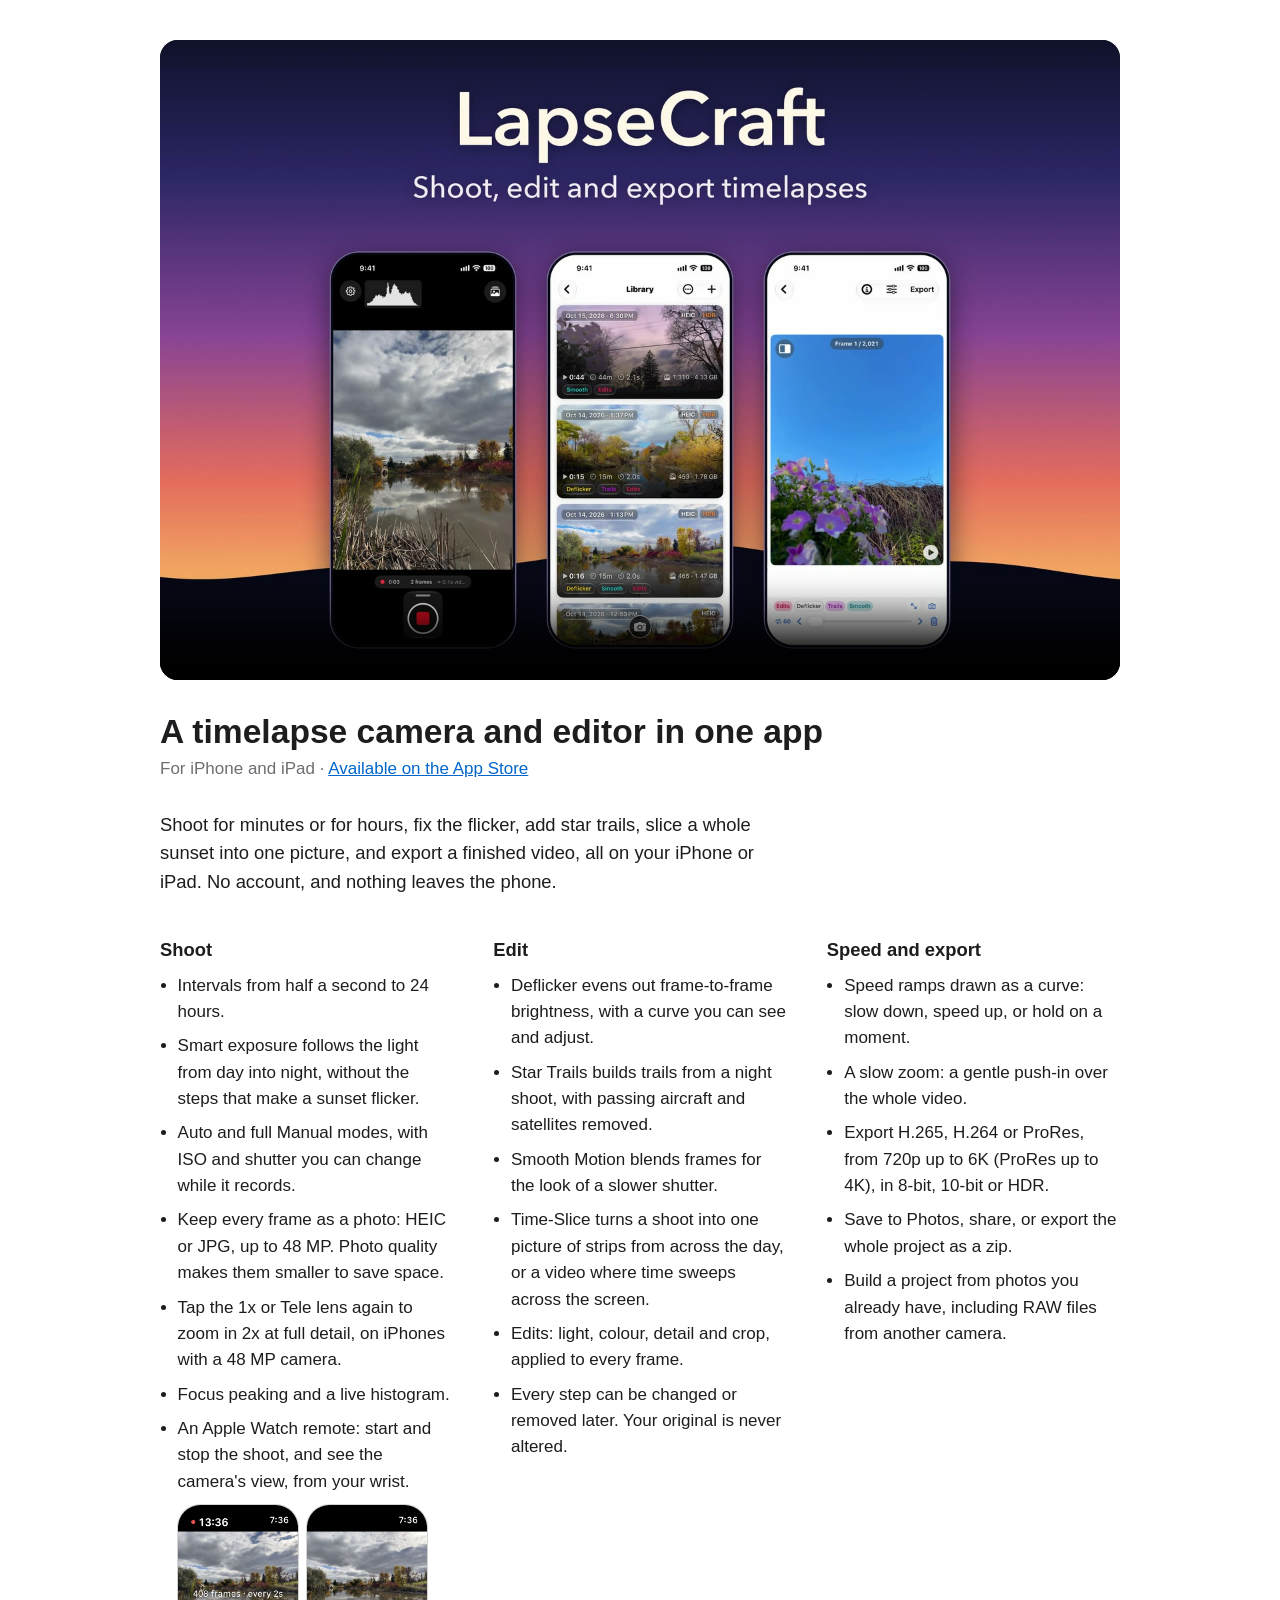
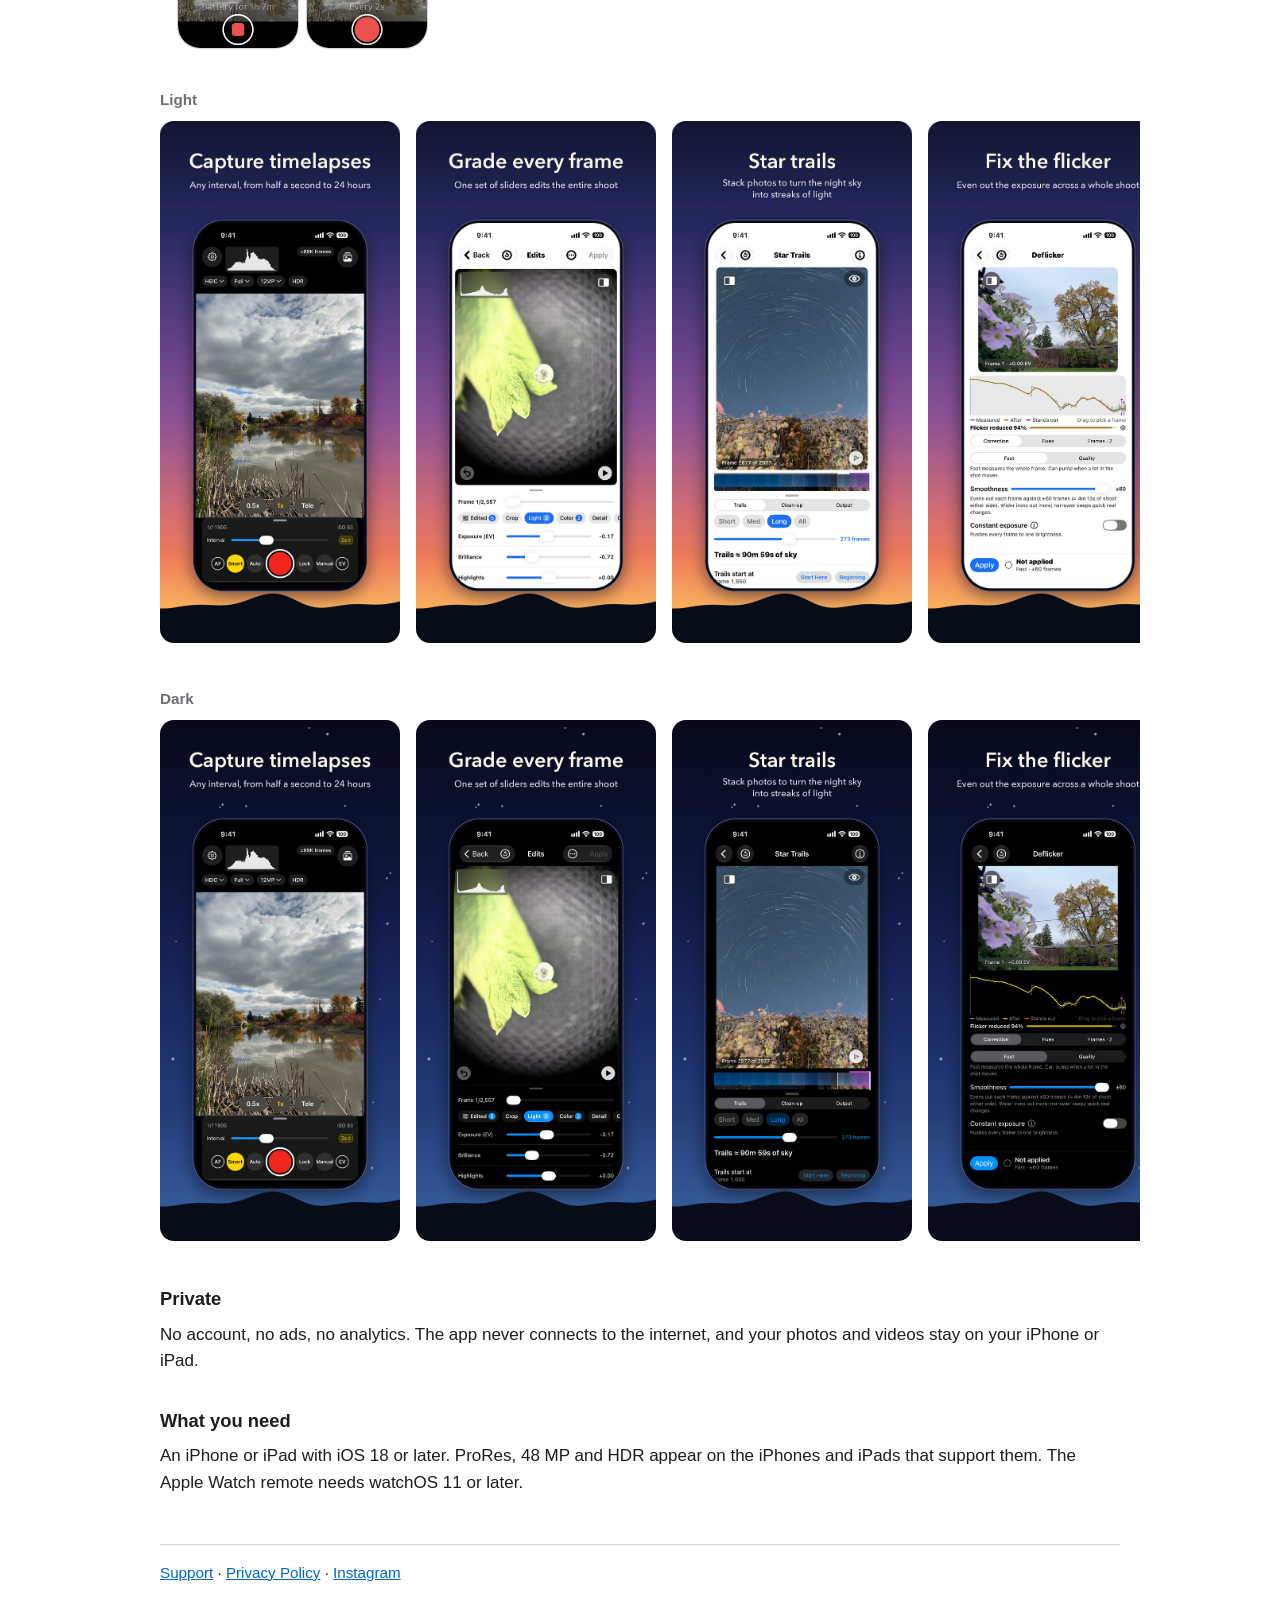
<file: index.html>
<!doctype html>
<html lang="en">
<head>
<meta charset="utf-8">
<meta name="viewport" content="width=device-width, initial-scale=1">
<title>LapseCraft</title>
<meta name="description" content="LapseCraft is a timelapse camera and editor for iPhone and iPad, with an Apple Watch remote: day-to-night exposure, deflicker, star trails, Time-Slice, speed ramps and export up to 6K.">
<link rel="icon" href="img/icon.png">
<link rel="apple-touch-icon" href="img/icon.png">
<link rel="stylesheet" href="style.css?v=2026-10-20f">
</head>
<body class="home">
<div class="search">
  <video autoplay muted loop playsinline controls width="1440" height="960" poster="img/search-poster-light.jpg?v=2026-11-06"
         aria-label="LapseCraft: shoot, edit and export timelapses. Three iPhones in turn: the camera shooting a pond, the Library scrolling through shoots, and a timelapse playing from day into a starry night with star trails.">
    <source src="video/search-light.mp4?v=2026-11-06" type="video/mp4">
  </video>
</div>
<script>
  // With Reduce Motion on, the video waits for its play button.
  if (matchMedia("(prefers-reduced-motion: reduce)").matches) {
    for (const video of document.querySelectorAll(".search video")) {
      video.removeAttribute("autoplay");
      video.pause();
    }
  }
</script>


<h1>A timelapse camera and editor in one app</h1>
<p class="sub">For iPhone and iPad · <a href="https://apps.apple.com/app/id6819387463">Available on the App Store</a></p>

<p class="lead">Shoot for minutes or for hours, fix the flicker, add star trails, slice a whole sunset into one picture, and export a finished video, all on your iPhone or iPad. No account, and nothing leaves the phone.</p>

<div class="features">
  <section>
    <h2>Shoot</h2>
    <ul>
      <li>Intervals from half a second to 24 hours.</li>
      <li>Smart exposure follows the light from day into night, without the steps that make a sunset flicker.</li>
      <li>Auto and full Manual modes, with ISO and shutter you can change while it records.</li>
      <li>Keep every frame as a photo: HEIC or JPG, up to 48 MP. Photo quality makes them smaller to save space.</li>
      <li>Tap the 1x or Tele lens again to zoom in 2x at full detail, on iPhones with a 48 MP camera.</li>
      <li>Focus peaking and a live histogram.</li>
      <li>An Apple Watch remote: start and stop the shoot, and see the camera's view, from your wrist.
        <div class="watch">
          <img src="img/watch-shooting.jpg" width="416" height="496" loading="lazy" alt="LapseCraft on Apple Watch while shooting: the running time, 408 frames every 2 seconds, the battery's remaining time, and the stop button over the camera's view of a pond.">
          <img src="img/watch-ready.jpg" width="416" height="496" loading="lazy" alt="LapseCraft on Apple Watch, ready to shoot every 2 seconds, with the camera's view of a pond and the record button.">
        </div>
      </li>
    </ul>
  </section>
  <section>
    <h2>Edit</h2>
    <ul>
      <li>Deflicker evens out frame-to-frame brightness, with a curve you can see and adjust.</li>
      <li>Star Trails builds trails from a night shoot, with passing aircraft and satellites removed.</li>
      <li>Smooth Motion blends frames for the look of a slower shutter.</li>
      <li>Time-Slice turns a shoot into one picture of strips from across the day, or a video where time sweeps across the screen.</li>
      <li>Edits: light, colour, detail and crop, applied to every frame.</li>
      <li>Every step can be changed or removed later. Your original is never altered.</li>
    </ul>
  </section>
  <section>
    <h2>Speed and export</h2>
    <ul>
      <li>Speed ramps drawn as a curve: slow down, speed up, or hold on a moment.</li>
      <li>A slow zoom: a gentle push-in over the whole video.</li>
      <li>Export H.265, H.264 or ProRes, from 720p up to 6K (ProRes up to 4K), in 8-bit, 10-bit or HDR.</li>
      <li>Save to Photos, share, or export the whole project as a zip.</li>
      <li>Build a project from photos you already have, including RAW files from another camera.</li>
    </ul>
  </section>
</div>

<p class="look">Light</p>
<div class="shots">
  <img src="img/light-1-capture.jpg?v=2026-11-06a" width="603" height="1311" alt="The capture screen. Capture timelapses: any interval, from half a second to 24 hours.">
  <img src="img/light-2-batch-edit.jpg?v=2026-11-06a" width="603" height="1311" loading="lazy" alt="Edits. Grade every frame: one set of sliders edits the entire shoot. Shown in light.">
  <img src="img/light-3-star-trails.jpg?v=2026-11-06a" width="603" height="1311" loading="lazy" alt="Star Trails. Stack photos to turn the night sky into streaks of light. Shown in light.">
  <img src="img/light-4-deflicker.jpg?v=2026-11-06a" width="603" height="1311" loading="lazy" alt="Deflicker. Fix the flicker: even out the exposure across a whole shoot. Shown in light.">
  <img src="img/light-5-speed-ramp.jpg?v=2026-11-06a" width="603" height="1311" loading="lazy" alt="Speed Ramp. Change the playback speed with presets or custom values. Shown in light.">
  <img src="img/light-6-library.jpg?v=2026-11-06a" width="603" height="1311" loading="lazy" alt="The Library. All your shoots, organized in one place. Shown in light.">
  <img src="img/light-7-export.jpg?v=2026-11-06a" width="603" height="1311" loading="lazy" alt="Export in 4K HDR: H.264, H.265 or ProRes, up to 10-bit colour. Shown in light.">
  <img src="img/light-8-smooth-motion.jpg?v=2026-11-06a" width="603" height="1311" loading="lazy" alt="Smooth Motion. Blend frames so clouds and water turn silky. Shown in light.">
  <img src="img/light-9-time-slice.jpg?v=2026-11-18" width="603" height="1311" loading="lazy" alt="Time-Slice. A whole sunset in one picture, strip by strip. Shown in light.">
</div>

<p class="look">Dark</p>
<div class="shots">
  <img src="img/1-capture.jpg?v=2026-11-06a" width="603" height="1311" loading="lazy" alt="The capture screen. Capture timelapses: any interval, from half a second to 24 hours. The camera is dark in both.">
  <img src="img/2-batch-edit.jpg?v=2026-11-06a" width="603" height="1311" loading="lazy" alt="Edits. Grade every frame: one set of sliders edits the entire shoot. Shown in dark.">
  <img src="img/3-star-trails.jpg?v=2026-11-06a" width="603" height="1311" loading="lazy" alt="Star Trails. Stack photos to turn the night sky into streaks of light. Shown in dark.">
  <img src="img/4-deflicker.jpg?v=2026-11-06a" width="603" height="1311" loading="lazy" alt="Deflicker. Fix the flicker: even out the exposure across a whole shoot. Shown in dark.">
  <img src="img/5-speed-ramp.jpg?v=2026-11-06a" width="603" height="1311" loading="lazy" alt="Speed Ramp. Change the playback speed with presets or custom values. Shown in dark.">
  <img src="img/6-library.jpg?v=2026-11-06a" width="603" height="1311" loading="lazy" alt="The Library. All your shoots, organized in one place. Shown in dark.">
  <img src="img/7-export.jpg?v=2026-11-06a" width="603" height="1311" loading="lazy" alt="Export in 4K HDR: H.264, H.265 or ProRes, up to 10-bit colour. Shown in dark.">
  <img src="img/8-smooth-motion.jpg?v=2026-11-06a" width="603" height="1311" loading="lazy" alt="Smooth Motion. Blend frames so clouds and water turn silky. Shown in dark.">
  <img src="img/9-time-slice.jpg?v=2026-11-18" width="603" height="1311" loading="lazy" alt="Time-Slice. A whole sunset in one picture, strip by strip. Shown in dark.">
</div>


<h2>Private</h2>
<p>No account, no ads, no analytics. The app never connects to the internet, and your photos and videos stay on your iPhone or iPad.</p>

<h2>What you need</h2>
<p>An iPhone or iPad with iOS 18 or later. ProRes, 48 MP and HDR appear on the iPhones and iPads that support them. The Apple Watch remote needs watchOS 11 or later.</p>

<nav><a href="support.html">Support</a> · <a href="privacy.html">Privacy Policy</a> · <a href="https://www.instagram.com/lapsecraftapp">Instagram</a></nav>
</body>
</html>
</file>
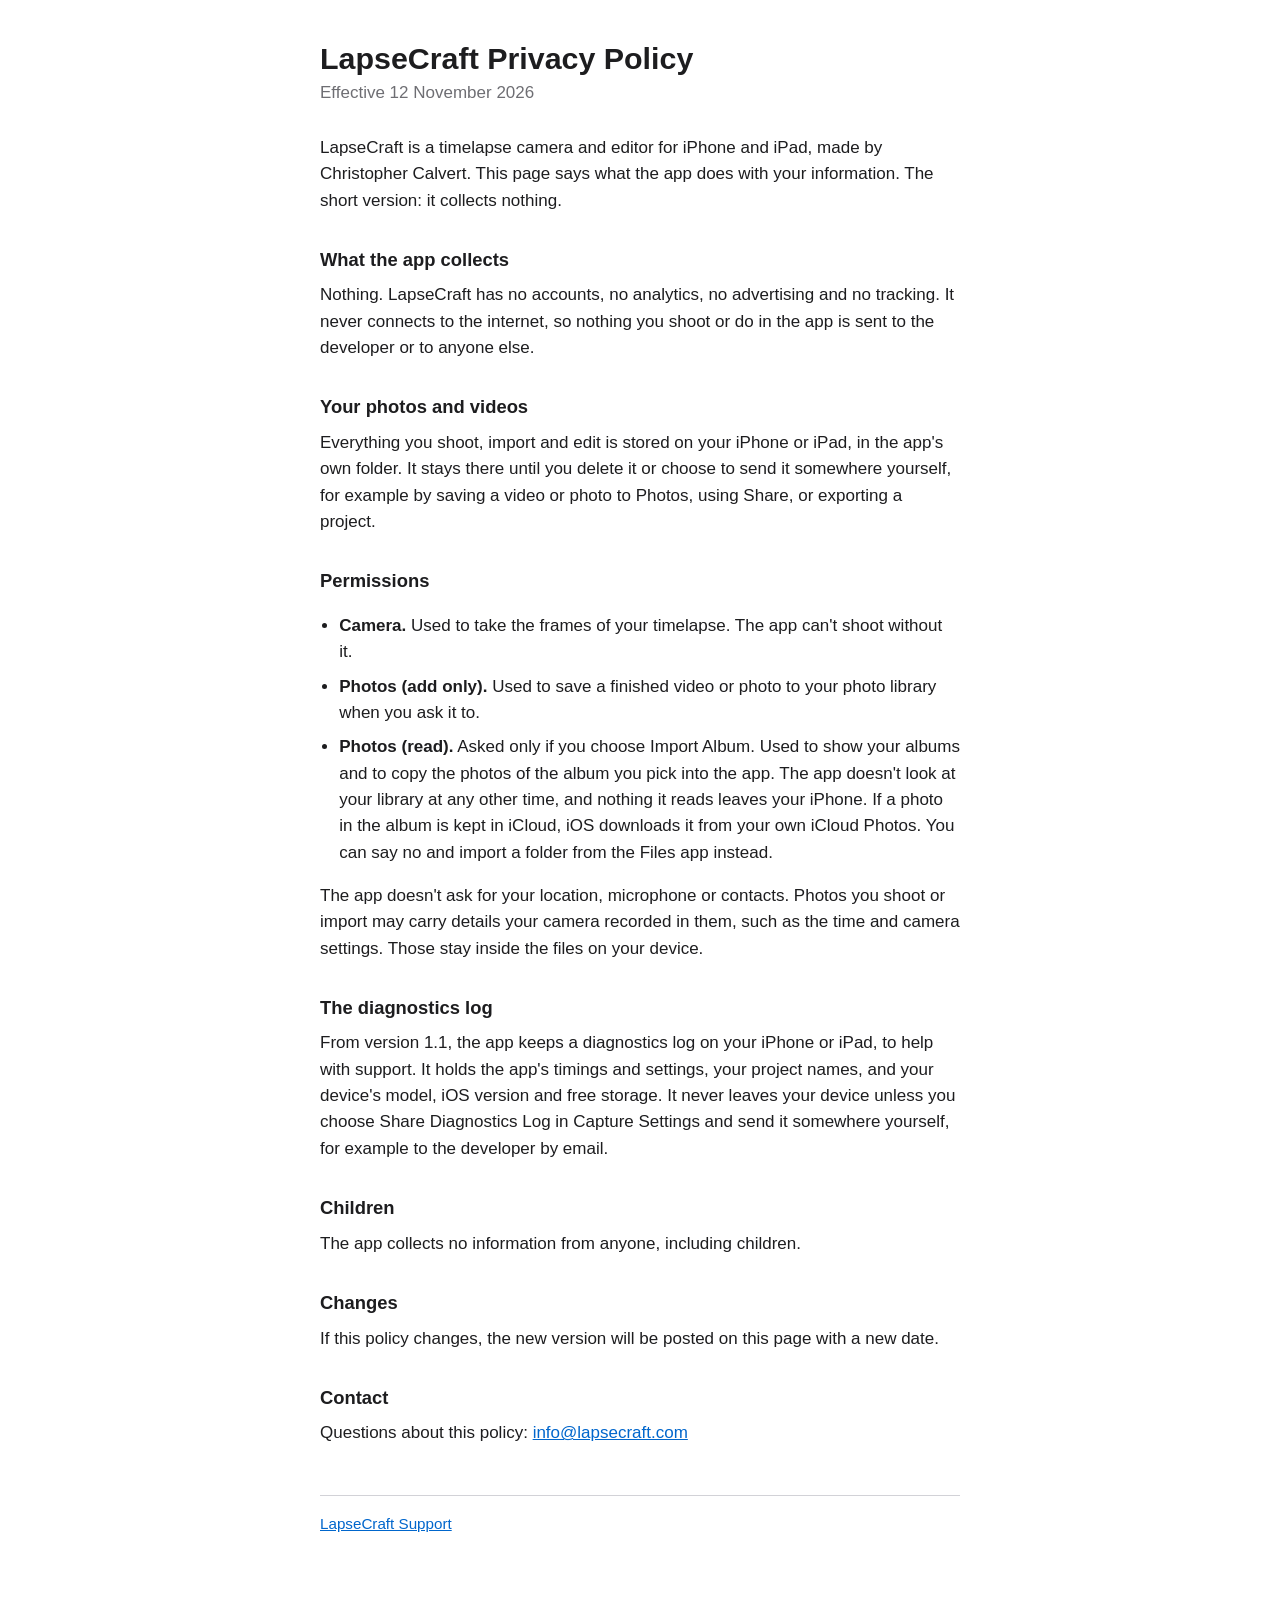
<file: privacy.html>
<!doctype html>
<html lang="en">
<head>
<meta charset="utf-8">
<meta name="viewport" content="width=device-width, initial-scale=1">
<title>LapseCraft Privacy Policy</title>
<link rel="stylesheet" href="style.css?v=2026-10-20">
</head>
<body>
<h1>LapseCraft Privacy Policy</h1>
<p class="sub">Effective 12 November 2026</p>

<p>LapseCraft is a timelapse camera and editor for iPhone and iPad, made by Christopher Calvert. This page says what the app does with your information. The short version: it collects nothing.</p>

<h2>What the app collects</h2>
<p>Nothing. LapseCraft has no accounts, no analytics, no advertising and no tracking. It never connects to the internet, so nothing you shoot or do in the app is sent to the developer or to anyone else.</p>

<h2>Your photos and videos</h2>
<p>Everything you shoot, import and edit is stored on your iPhone or iPad, in the app's own folder. It stays there until you delete it or choose to send it somewhere yourself, for example by saving a video or photo to Photos, using Share, or exporting a project.</p>

<h2>Permissions</h2>
<ul>
<li><strong>Camera.</strong> Used to take the frames of your timelapse. The app can't shoot without it.</li>
<li><strong>Photos (add only).</strong> Used to save a finished video or photo to your photo library when you ask it to.</li>
<li><strong>Photos (read).</strong> Asked only if you choose Import Album. Used to show your albums and to copy the photos of the album you pick into the app. The app doesn't look at your library at any other time, and nothing it reads leaves your iPhone. If a photo in the album is kept in iCloud, iOS downloads it from your own iCloud Photos. You can say no and import a folder from the Files app instead.</li>
</ul>
<p>The app doesn't ask for your location, microphone or contacts. Photos you shoot or import may carry details your camera recorded in them, such as the time and camera settings. Those stay inside the files on your device.</p>

<h2>The diagnostics log</h2>
<p>From version 1.1, the app keeps a diagnostics log on your iPhone or iPad, to help with support. It holds the app's timings and settings, your project names, and your device's model, iOS version and free storage. It never leaves your device unless you choose Share Diagnostics Log in Capture Settings and send it somewhere yourself, for example to the developer by email.</p>

<h2>Children</h2>
<p>The app collects no information from anyone, including children.</p>

<h2>Changes</h2>
<p>If this policy changes, the new version will be posted on this page with a new date.</p>

<h2>Contact</h2>
<p>Questions about this policy: <a href="mailto:info@lapsecraft.com">info@lapsecraft.com</a></p>

<nav><a href="support.html">LapseCraft Support</a></nav>
</body>
</html>
</file>
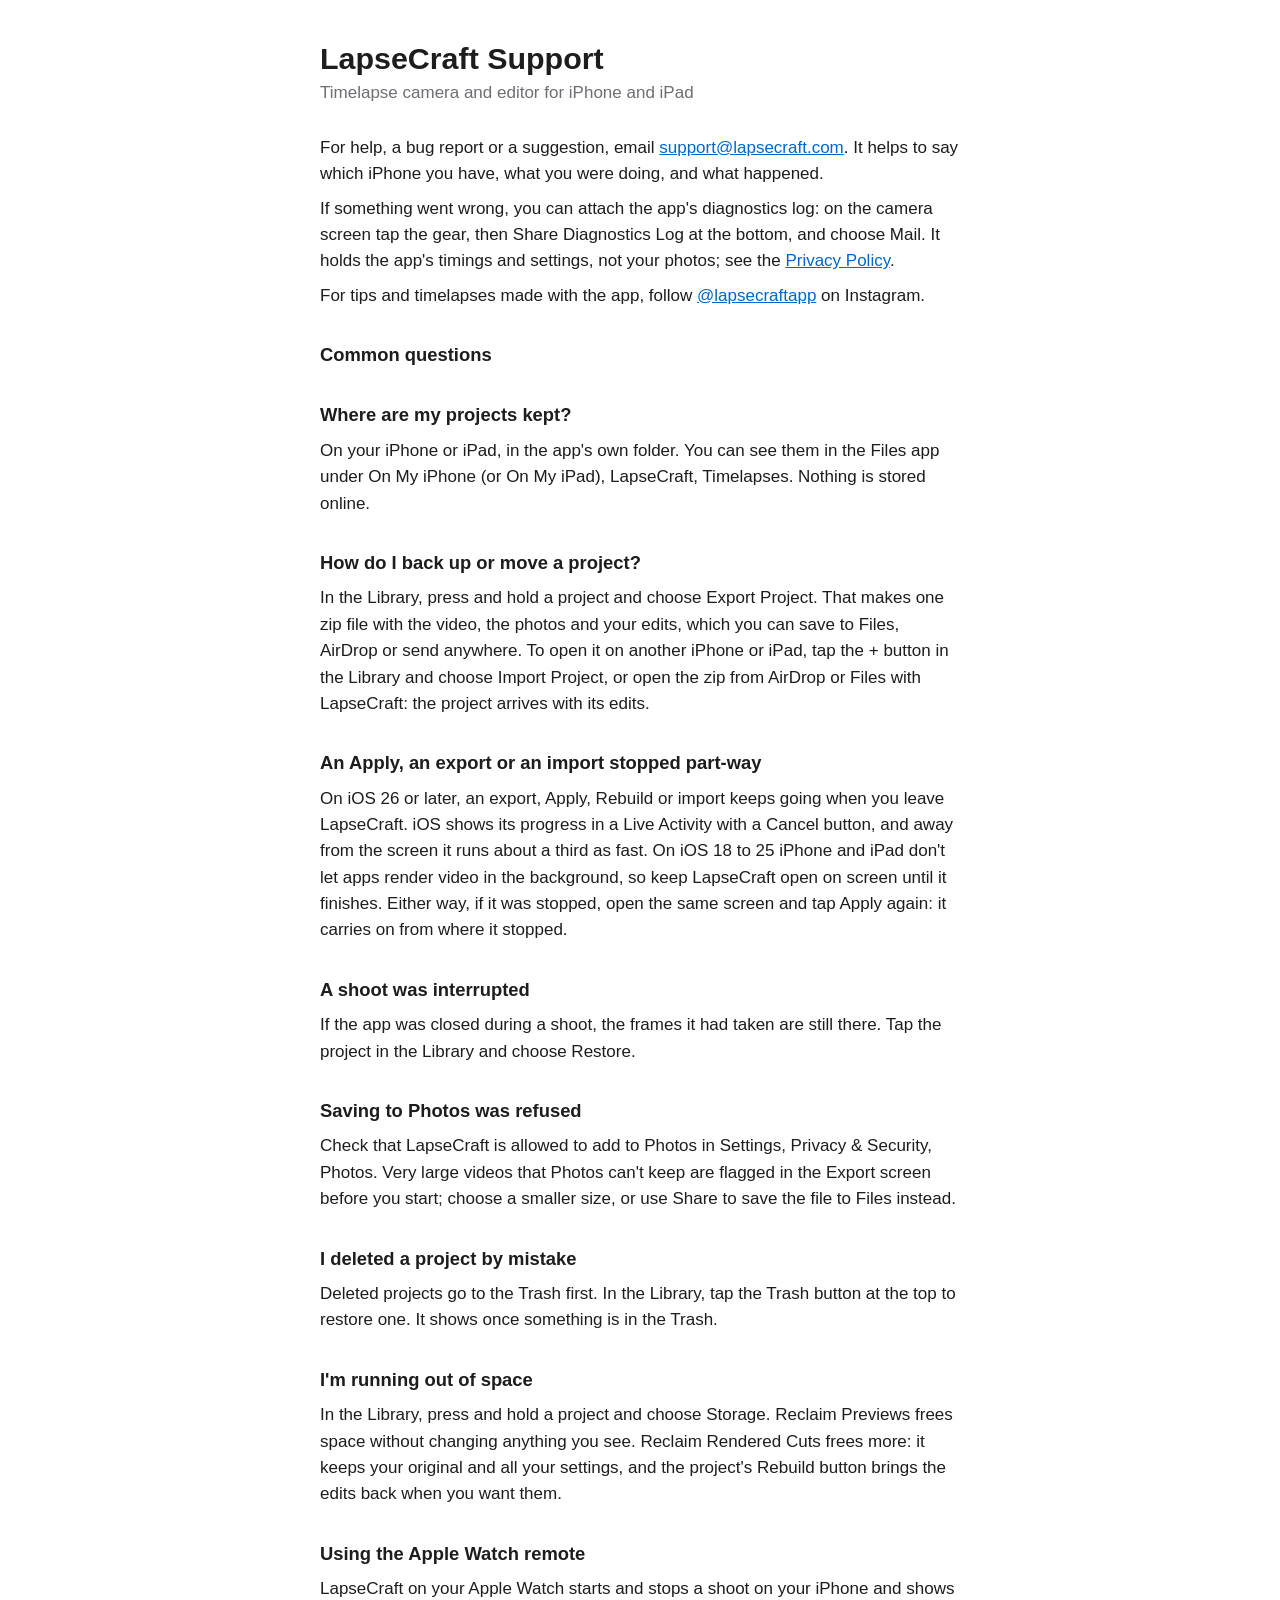
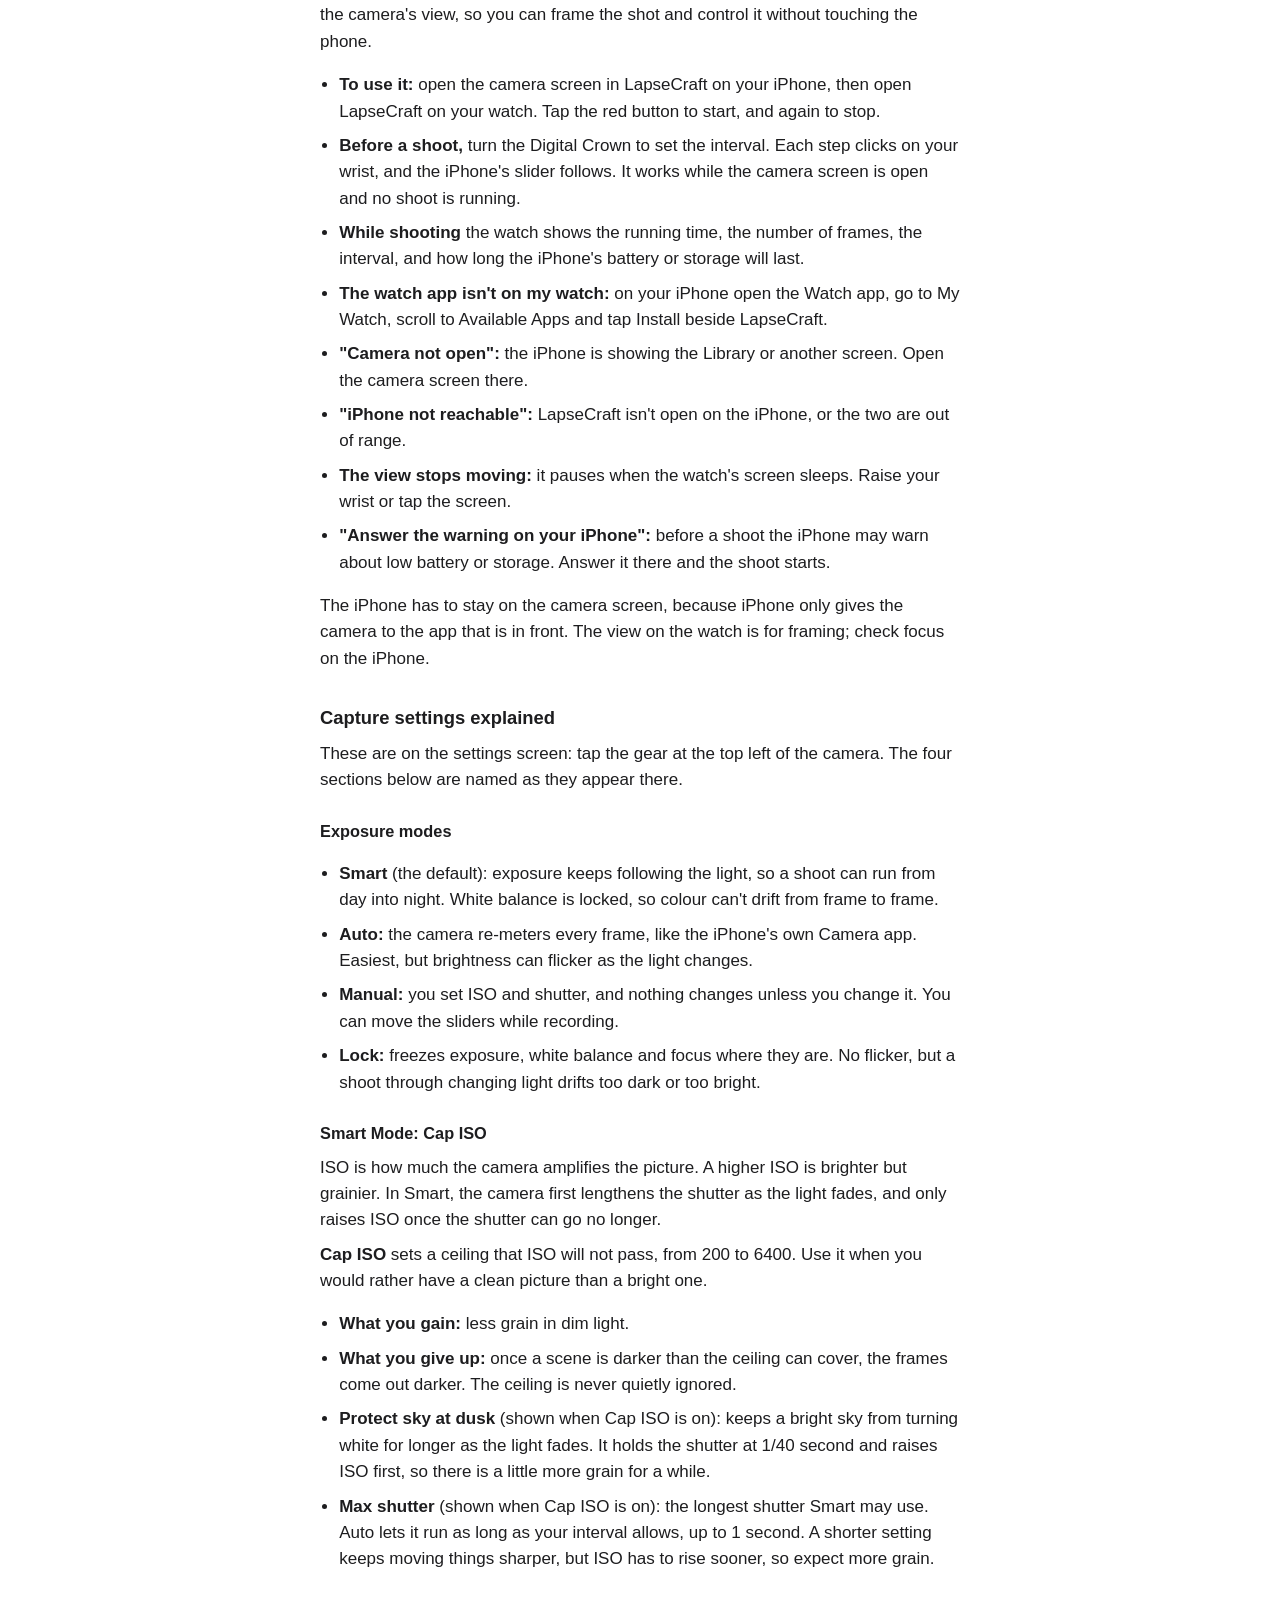
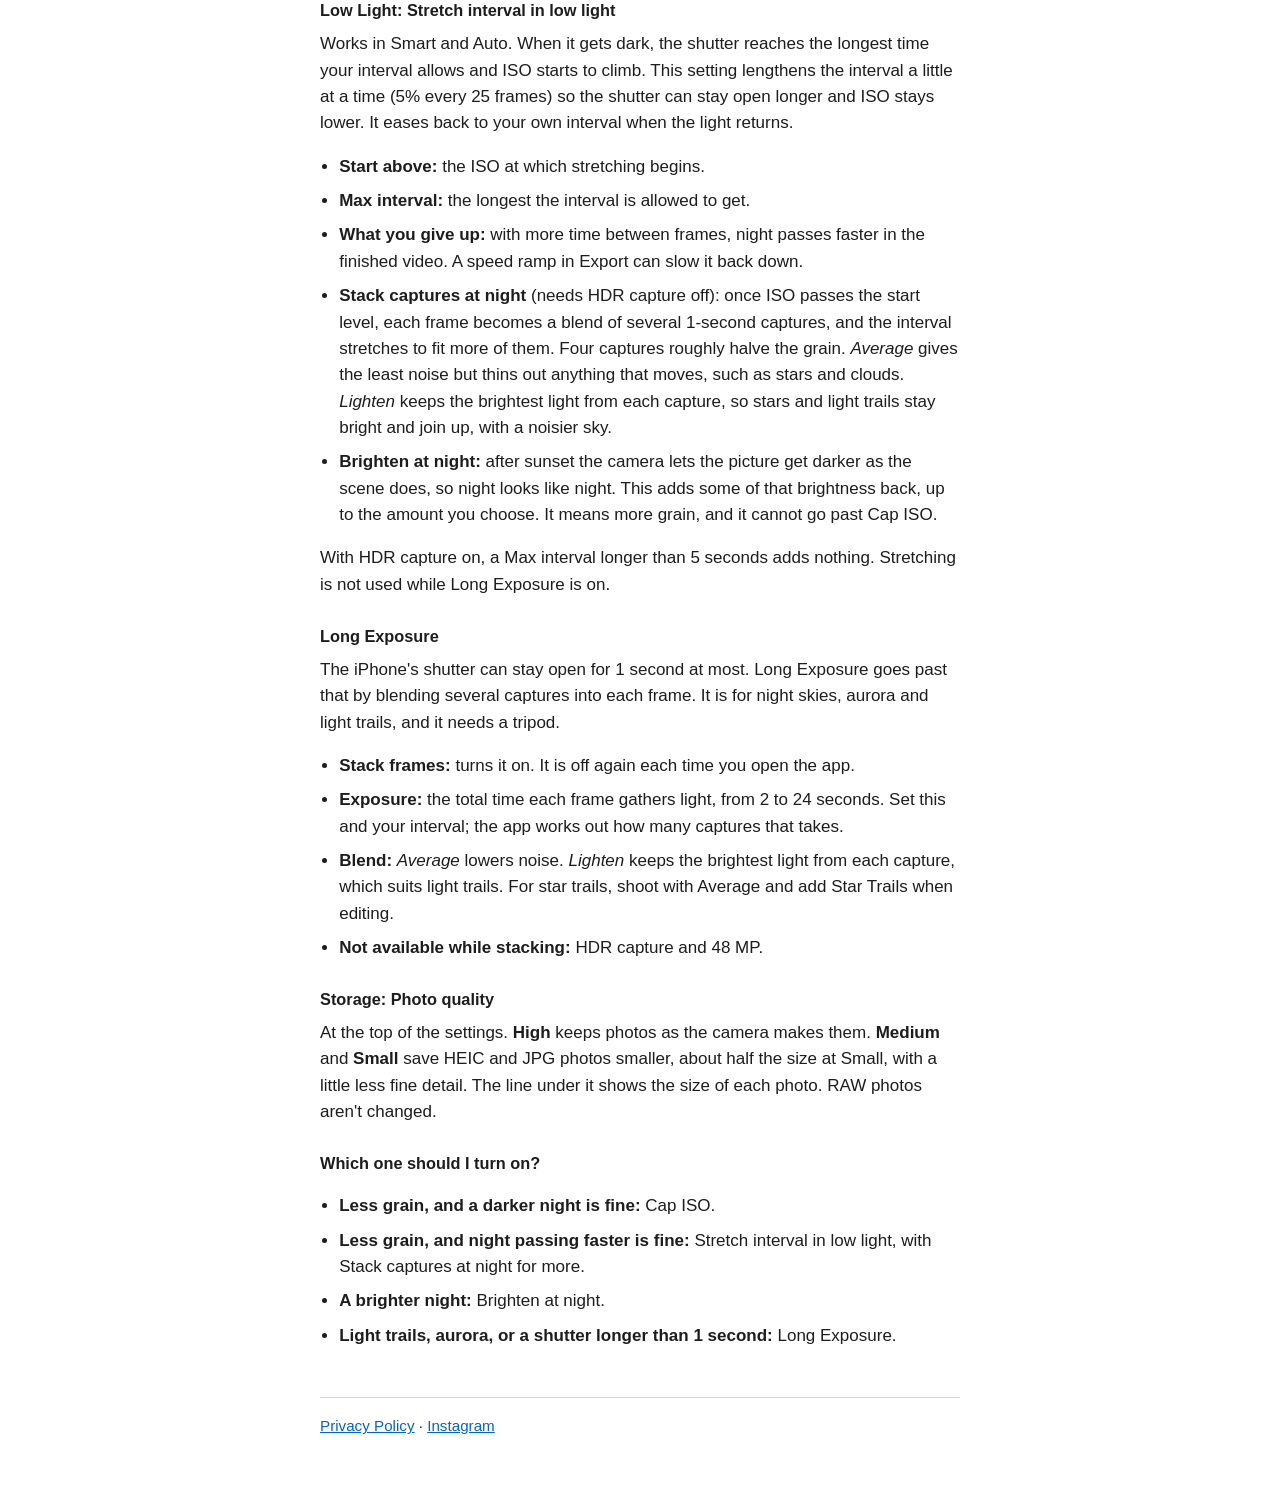
<file: support.html>
<!doctype html>
<html lang="en">
<head>
<meta charset="utf-8">
<meta name="viewport" content="width=device-width, initial-scale=1">
<title>LapseCraft Support</title>
<link rel="stylesheet" href="style.css?v=2026-10-20">
</head>
<body>
<h1>LapseCraft Support</h1>
<p class="sub">Timelapse camera and editor for iPhone and iPad</p>

<p>For help, a bug report or a suggestion, email <a href="mailto:support@lapsecraft.com">support@lapsecraft.com</a>. It helps to say which iPhone you have, what you were doing, and what happened.</p>

<p>If something went wrong, you can attach the app's diagnostics log: on the camera screen tap the gear, then Share Diagnostics Log at the bottom, and choose Mail. It holds the app's timings and settings, not your photos; see the <a href="privacy.html">Privacy Policy</a>.</p>

<p>For tips and timelapses made with the app, follow <a href="https://www.instagram.com/lapsecraftapp">@lapsecraftapp</a> on Instagram.</p>

<h2>Common questions</h2>

<h2>Where are my projects kept?</h2>
<p>On your iPhone or iPad, in the app's own folder. You can see them in the Files app under On My iPhone (or On My iPad), LapseCraft, Timelapses. Nothing is stored online.</p>

<h2>How do I back up or move a project?</h2>
<p>In the Library, press and hold a project and choose Export Project. That makes one zip file with the video, the photos and your edits, which you can save to Files, AirDrop or send anywhere. To open it on another iPhone or iPad, tap the + button in the Library and choose Import Project, or open the zip from AirDrop or Files with LapseCraft: the project arrives with its edits.</p>

<h2>An Apply, an export or an import stopped part-way</h2>
<p>On iOS 26 or later, an export, Apply, Rebuild or import keeps going when you leave LapseCraft. iOS shows its progress in a Live Activity with a Cancel button, and away from the screen it runs about a third as fast. On iOS 18 to 25 iPhone and iPad don't let apps render video in the background, so keep LapseCraft open on screen until it finishes. Either way, if it was stopped, open the same screen and tap Apply again: it carries on from where it stopped.</p>

<h2>A shoot was interrupted</h2>
<p>If the app was closed during a shoot, the frames it had taken are still there. Tap the project in the Library and choose Restore.</p>

<h2>Saving to Photos was refused</h2>
<p>Check that LapseCraft is allowed to add to Photos in Settings, Privacy &amp; Security, Photos. Very large videos that Photos can't keep are flagged in the Export screen before you start; choose a smaller size, or use Share to save the file to Files instead.</p>

<h2>I deleted a project by mistake</h2>
<p>Deleted projects go to the Trash first. In the Library, tap the Trash button at the top to restore one. It shows once something is in the Trash.</p>

<h2>I'm running out of space</h2>
<p>In the Library, press and hold a project and choose Storage. Reclaim Previews frees space without changing anything you see. Reclaim Rendered Cuts frees more: it keeps your original and all your settings, and the project's Rebuild button brings the edits back when you want them.</p>

<h2 id="apple-watch">Using the Apple Watch remote</h2>
<p>LapseCraft on your Apple Watch starts and stops a shoot on your iPhone and shows the camera's view, so you can frame the shot and control it without touching the phone.</p>
<ul>
<li><strong>To use it:</strong> open the camera screen in LapseCraft on your iPhone, then open LapseCraft on your watch. Tap the red button to start, and again to stop.</li>
<li><strong>Before a shoot,</strong> turn the Digital Crown to set the interval. Each step clicks on your wrist, and the iPhone's slider follows. It works while the camera screen is open and no shoot is running.</li>
<li><strong>While shooting</strong> the watch shows the running time, the number of frames, the interval, and how long the iPhone's battery or storage will last.</li>
<li><strong>The watch app isn't on my watch:</strong> on your iPhone open the Watch app, go to My Watch, scroll to Available Apps and tap Install beside LapseCraft.</li>
<li><strong>"Camera not open":</strong> the iPhone is showing the Library or another screen. Open the camera screen there.</li>
<li><strong>"iPhone not reachable":</strong> LapseCraft isn't open on the iPhone, or the two are out of range.</li>
<li><strong>The view stops moving:</strong> it pauses when the watch's screen sleeps. Raise your wrist or tap the screen.</li>
<li><strong>"Answer the warning on your iPhone":</strong> before a shoot the iPhone may warn about low battery or storage. Answer it there and the shoot starts.</li>
</ul>
<p>The iPhone has to stay on the camera screen, because iPhone only gives the camera to the app that is in front. The view on the watch is for framing; check focus on the iPhone.</p>

<h2 id="capture-settings">Capture settings explained</h2>
<p>These are on the settings screen: tap the gear at the top left of the camera. The four sections below are named as they appear there.</p>

<h3>Exposure modes</h3>
<ul>
<li><strong>Smart</strong> (the default): exposure keeps following the light, so a shoot can run from day into night. White balance is locked, so colour can't drift from frame to frame.</li>
<li><strong>Auto:</strong> the camera re-meters every frame, like the iPhone's own Camera app. Easiest, but brightness can flicker as the light changes.</li>
<li><strong>Manual:</strong> you set ISO and shutter, and nothing changes unless you change it. You can move the sliders while recording.</li>
<li><strong>Lock:</strong> freezes exposure, white balance and focus where they are. No flicker, but a shoot through changing light drifts too dark or too bright.</li>
</ul>

<h3>Smart Mode: Cap ISO</h3>
<p>ISO is how much the camera amplifies the picture. A higher ISO is brighter but grainier. In Smart, the camera first lengthens the shutter as the light fades, and only raises ISO once the shutter can go no longer.</p>
<p><strong>Cap ISO</strong> sets a ceiling that ISO will not pass, from 200 to 6400. Use it when you would rather have a clean picture than a bright one.</p>
<ul>
<li><strong>What you gain:</strong> less grain in dim light.</li>
<li><strong>What you give up:</strong> once a scene is darker than the ceiling can cover, the frames come out darker. The ceiling is never quietly ignored.</li>
<li><strong>Protect sky at dusk</strong> (shown when Cap ISO is on): keeps a bright sky from turning white for longer as the light fades. It holds the shutter at 1/40 second and raises ISO first, so there is a little more grain for a while.</li>
<li><strong>Max shutter</strong> (shown when Cap ISO is on): the longest shutter Smart may use. Auto lets it run as long as your interval allows, up to 1 second. A shorter setting keeps moving things sharper, but ISO has to rise sooner, so expect more grain.</li>
</ul>

<h3>Low Light: Stretch interval in low light</h3>
<p>Works in Smart and Auto. When it gets dark, the shutter reaches the longest time your interval allows and ISO starts to climb. This setting lengthens the interval a little at a time (5% every 25 frames) so the shutter can stay open longer and ISO stays lower. It eases back to your own interval when the light returns.</p>
<ul>
<li><strong>Start above:</strong> the ISO at which stretching begins.</li>
<li><strong>Max interval:</strong> the longest the interval is allowed to get.</li>
<li><strong>What you give up:</strong> with more time between frames, night passes faster in the finished video. A speed ramp in Export can slow it back down.</li>
<li><strong>Stack captures at night</strong> (needs HDR capture off): once ISO passes the start level, each frame becomes a blend of several 1-second captures, and the interval stretches to fit more of them. Four captures roughly halve the grain. <em>Average</em> gives the least noise but thins out anything that moves, such as stars and clouds. <em>Lighten</em> keeps the brightest light from each capture, so stars and light trails stay bright and join up, with a noisier sky.</li>
<li><strong>Brighten at night:</strong> after sunset the camera lets the picture get darker as the scene does, so night looks like night. This adds some of that brightness back, up to the amount you choose. It means more grain, and it cannot go past Cap ISO.</li>
</ul>
<p>With HDR capture on, a Max interval longer than 5 seconds adds nothing. Stretching is not used while Long Exposure is on.</p>

<h3>Long Exposure</h3>
<p>The iPhone's shutter can stay open for 1 second at most. Long Exposure goes past that by blending several captures into each frame. It is for night skies, aurora and light trails, and it needs a tripod.</p>
<ul>
<li><strong>Stack frames:</strong> turns it on. It is off again each time you open the app.</li>
<li><strong>Exposure:</strong> the total time each frame gathers light, from 2 to 24 seconds. Set this and your interval; the app works out how many captures that takes.</li>
<li><strong>Blend:</strong> <em>Average</em> lowers noise. <em>Lighten</em> keeps the brightest light from each capture, which suits light trails. For star trails, shoot with Average and add Star Trails when editing.</li>
<li><strong>Not available while stacking:</strong> HDR capture and 48 MP.</li>
</ul>

<h3>Storage: Photo quality</h3>
<p>At the top of the settings. <strong>High</strong> keeps photos as the camera makes them. <strong>Medium</strong> and <strong>Small</strong> save HEIC and JPG photos smaller, about half the size at Small, with a little less fine detail. The line under it shows the size of each photo. RAW photos aren't changed.</p>

<h3>Which one should I turn on?</h3>
<ul>
<li><strong>Less grain, and a darker night is fine:</strong> Cap ISO.</li>
<li><strong>Less grain, and night passing faster is fine:</strong> Stretch interval in low light, with Stack captures at night for more.</li>
<li><strong>A brighter night:</strong> Brighten at night.</li>
<li><strong>Light trails, aurora, or a shutter longer than 1 second:</strong> Long Exposure.</li>
</ul>

<nav><a href="privacy.html">Privacy Policy</a> · <a href="https://www.instagram.com/lapsecraftapp">Instagram</a></nav>
</body>
</html>
</file>
<file: style.css>
:root { color-scheme: light dark; }
body {
  font: 17px/1.55 -apple-system, BlinkMacSystemFont, "Helvetica Neue", Arial, sans-serif;
  max-width: 40rem; margin: 0 auto; padding: 2.5rem 1.25rem 4rem;
  background: #fff; color: #1d1d1f;
}
h1 { font-size: 1.9rem; line-height: 1.2; margin: 0 0 .25rem; }
h2 { font-size: 1.15rem; margin: 2rem 0 .4rem; }
p, li { margin: .5rem 0; }
h3 { font-size: 1.02rem; margin: 1.6rem 0 .3rem; }
ul { padding-left: 1.2rem; }
.sub { color: #6e6e73; margin: 0 0 1.75rem; }
a { color: #0066cc; }
nav { margin-top: 3rem; padding-top: 1rem; border-top: 1px solid #d2d2d7; font-size: .95rem; }

/* The home page: wider, with the search video, the screenshots and three columns. */
body.home { max-width: 60rem; }
.home h1 { font-size: 2.1rem; text-wrap: balance; }
.lead { font-size: 1.15rem; max-width: 40rem; }
.shots { display: flex; gap: 1rem; overflow-x: auto; margin: 2rem -1.25rem; padding: 0 1.25rem .75rem;
         scroll-snap-type: x proximity; }
/* Two rows of screenshots, the app in light and in dark, each under its name. */
.look { margin: 2rem 0 0; font-size: .95rem; font-weight: 600; color: #6e6e73; }
.look + .shots { margin-top: .6rem; margin-bottom: 0; }
/* The search video at the top, where the banner was (D-685); the two rows after the features (D-686). */
.search video { display: block; width: 100%; height: auto; margin: 0 0 2rem; border-radius: 18px; background: #000; }
/* The eight screens on one sheet, light or dark, before the two rows (D-688). */
.shots img { flex: none; width: min(15rem, 62vw); height: auto; border-radius: 14px; scroll-snap-align: center; }
.features { display: grid; grid-template-columns: repeat(auto-fit, minmax(16rem, 1fr)); gap: 0 2.5rem; }
.features section { min-width: 0; }
.features ul { padding-left: 1.1rem; margin: 0; }
.watch { display: flex; gap: .6rem; margin: .6rem 0 .2rem; }
.watch img { width: min(7.5rem, 38vw); height: auto; border-radius: 1.4rem; box-shadow: 0 0 0 1px rgba(128, 128, 128, .35); }
@media (max-width: 30rem) { .search video { border-radius: 12px; } .home h1 { font-size: 1.7rem; } }

@media (prefers-color-scheme: dark) {
  body { background: #000; color: #f5f5f7; }
  .sub, .look { color: #a1a1a6; }
  a { color: #4da3ff; }
  nav { border-top-color: #38383a; }
}
</file>
